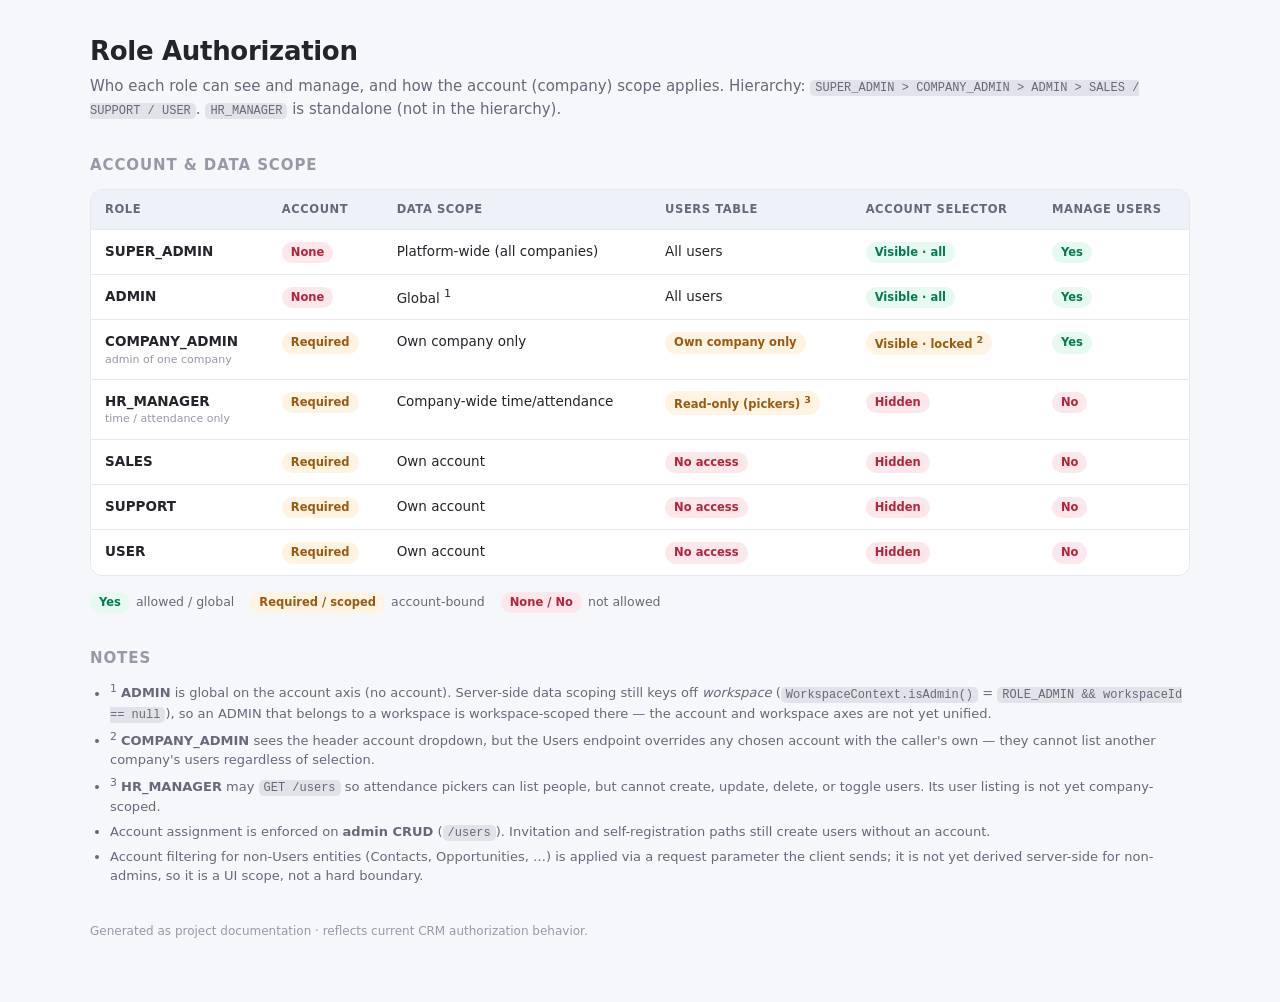
<file: docs/roles-authorization.html>
<!DOCTYPE html>
<html lang="en">
<head>
<meta charset="utf-8" />
<meta name="viewport" content="width=device-width, initial-scale=1" />
<title>CRM — Role Authorization</title>
<style>
  :root {
    color-scheme: light dark;
    --bg: #f6f7fb;
    --surface: #ffffff;
    --border: #e6e9ef;
    --text: #23252b;
    --muted: #676879;
    --faint: #9699a6;
    --head: #eef1f7;
    --accent: #0073ea;
    --yes-bg: #e6faf2; --yes-fg: #067a52;
    --no-bg: #fce8ea;  --no-fg: #b3243b;
    --warn-bg: #fff3e2; --warn-fg: #9a5a12;
  }
  @media (prefers-color-scheme: dark) {
    :root {
      --bg: #14151a; --surface: #1c1e26; --border: #2c2f3a;
      --text: #eceef2; --muted: #a7abb8; --faint: #767a88; --head: #22252f;
      --yes-bg: #123626; --yes-fg: #4fd6a0;
      --no-bg: #3a1b21; --no-fg: #f38ea0;
      --warn-bg: #3a2c14; --warn-fg: #f0c179;
    }
  }
  * { box-sizing: border-box; }
  body {
    margin: 0; padding: 32px 20px 64px;
    font-family: "Inter", "Segoe UI", system-ui, -apple-system, sans-serif;
    background: var(--bg); color: var(--text); line-height: 1.5;
  }
  .wrap { max-width: 1100px; margin: 0 auto; }
  h1 { font-size: 26px; letter-spacing: -0.3px; margin: 0 0 4px; }
  .sub { color: var(--muted); margin: 0 0 28px; font-size: 15px; }
  h2 { font-size: 15px; text-transform: uppercase; letter-spacing: 0.06em; color: var(--faint); margin: 34px 0 12px; }
  .scroll { overflow-x: auto; border: 1px solid var(--border); border-radius: 12px; background: var(--surface); }
  table { border-collapse: collapse; width: 100%; font-size: 13.5px; min-width: 760px; }
  th, td { text-align: left; padding: 11px 14px; border-bottom: 1px solid var(--border); vertical-align: top; }
  thead th { background: var(--head); font-size: 11.5px; text-transform: uppercase; letter-spacing: 0.05em; color: var(--muted); position: sticky; top: 0; }
  tbody tr:last-child td { border-bottom: none; }
  tbody tr:hover { background: color-mix(in srgb, var(--accent) 5%, transparent); }
  .role { font-weight: 700; white-space: nowrap; }
  .role small { display: block; font-weight: 500; color: var(--faint); font-size: 11px; text-transform: none; letter-spacing: 0; }
  .pill { display: inline-block; padding: 2px 9px; border-radius: 100px; font-size: 11.5px; font-weight: 600; white-space: nowrap; }
  .yes { background: var(--yes-bg); color: var(--yes-fg); }
  .no  { background: var(--no-bg);  color: var(--no-fg); }
  .warn{ background: var(--warn-bg); color: var(--warn-fg); }
  code { background: color-mix(in srgb, var(--faint) 22%, transparent); padding: 1px 5px; border-radius: 5px; font-size: 12px; }
  ul.notes { margin: 12px 0 0; padding-left: 20px; color: var(--muted); font-size: 13px; }
  ul.notes li { margin: 5px 0; }
  .legend { display: flex; flex-wrap: wrap; gap: 16px; margin: 16px 0 0; font-size: 12.5px; color: var(--muted); }
  .legend span { display: inline-flex; align-items: center; gap: 6px; }
  footer { margin-top: 36px; color: var(--faint); font-size: 12px; }
</style>
</head>
<body>
<div class="wrap">
  <h1>Role Authorization</h1>
  <p class="sub">Who each role can see and manage, and how the account (company) scope applies. Hierarchy: <code>SUPER_ADMIN &gt; COMPANY_ADMIN &gt; ADMIN &gt; SALES / SUPPORT / USER</code>. <code>HR_MANAGER</code> is standalone (not in the hierarchy).</p>

  <h2>Account &amp; data scope</h2>
  <div class="scroll">
    <table>
      <thead>
        <tr>
          <th>Role</th>
          <th>Account</th>
          <th>Data scope</th>
          <th>Users table</th>
          <th>Account selector</th>
          <th>Manage users</th>
        </tr>
      </thead>
      <tbody>
        <tr>
          <td class="role">SUPER_ADMIN</td>
          <td><span class="pill no">None</span></td>
          <td>Platform-wide (all companies)</td>
          <td>All users</td>
          <td><span class="pill yes">Visible · all</span></td>
          <td><span class="pill yes">Yes</span></td>
        </tr>
        <tr>
          <td class="role">ADMIN</td>
          <td><span class="pill no">None</span></td>
          <td>Global <sup>1</sup></td>
          <td>All users</td>
          <td><span class="pill yes">Visible · all</span></td>
          <td><span class="pill yes">Yes</span></td>
        </tr>
        <tr>
          <td class="role">COMPANY_ADMIN <small>admin of one company</small></td>
          <td><span class="pill warn">Required</span></td>
          <td>Own company only</td>
          <td><span class="pill warn">Own company only</span></td>
          <td><span class="pill warn">Visible · locked <sup>2</sup></span></td>
          <td><span class="pill yes">Yes</span></td>
        </tr>
        <tr>
          <td class="role">HR_MANAGER <small>time / attendance only</small></td>
          <td><span class="pill warn">Required</span></td>
          <td>Company-wide time/attendance</td>
          <td><span class="pill warn">Read-only (pickers) <sup>3</sup></span></td>
          <td><span class="pill no">Hidden</span></td>
          <td><span class="pill no">No</span></td>
        </tr>
        <tr>
          <td class="role">SALES</td>
          <td><span class="pill warn">Required</span></td>
          <td>Own account</td>
          <td><span class="pill no">No access</span></td>
          <td><span class="pill no">Hidden</span></td>
          <td><span class="pill no">No</span></td>
        </tr>
        <tr>
          <td class="role">SUPPORT</td>
          <td><span class="pill warn">Required</span></td>
          <td>Own account</td>
          <td><span class="pill no">No access</span></td>
          <td><span class="pill no">Hidden</span></td>
          <td><span class="pill no">No</span></td>
        </tr>
        <tr>
          <td class="role">USER</td>
          <td><span class="pill warn">Required</span></td>
          <td>Own account</td>
          <td><span class="pill no">No access</span></td>
          <td><span class="pill no">Hidden</span></td>
          <td><span class="pill no">No</span></td>
        </tr>
      </tbody>
    </table>
  </div>

  <div class="legend">
    <span><span class="pill yes">Yes</span> allowed / global</span>
    <span><span class="pill warn">Required / scoped</span> account-bound</span>
    <span><span class="pill no">None / No</span> not allowed</span>
  </div>

  <h2>Notes</h2>
  <ul class="notes">
    <li><sup>1</sup> <strong>ADMIN</strong> is global on the account axis (no account). Server-side data scoping still keys off <em>workspace</em> (<code>WorkspaceContext.isAdmin()</code> = <code>ROLE_ADMIN &amp;&amp; workspaceId == null</code>), so an ADMIN that belongs to a workspace is workspace-scoped there — the account and workspace axes are not yet unified.</li>
    <li><sup>2</sup> <strong>COMPANY_ADMIN</strong> sees the header account dropdown, but the Users endpoint overrides any chosen account with the caller's own — they cannot list another company's users regardless of selection.</li>
    <li><sup>3</sup> <strong>HR_MANAGER</strong> may <code>GET /users</code> so attendance pickers can list people, but cannot create, update, delete, or toggle users. Its user listing is not yet company-scoped.</li>
    <li>Account assignment is enforced on <strong>admin CRUD</strong> (<code>/users</code>). Invitation and self-registration paths still create users without an account.</li>
    <li>Account filtering for non-Users entities (Contacts, Opportunities, …) is applied via a request parameter the client sends; it is not yet derived server-side for non-admins, so it is a UI scope, not a hard boundary.</li>
  </ul>

  <footer>Generated as project documentation · reflects current CRM authorization behavior.</footer>
</div>
</body>
</html>
</file>
